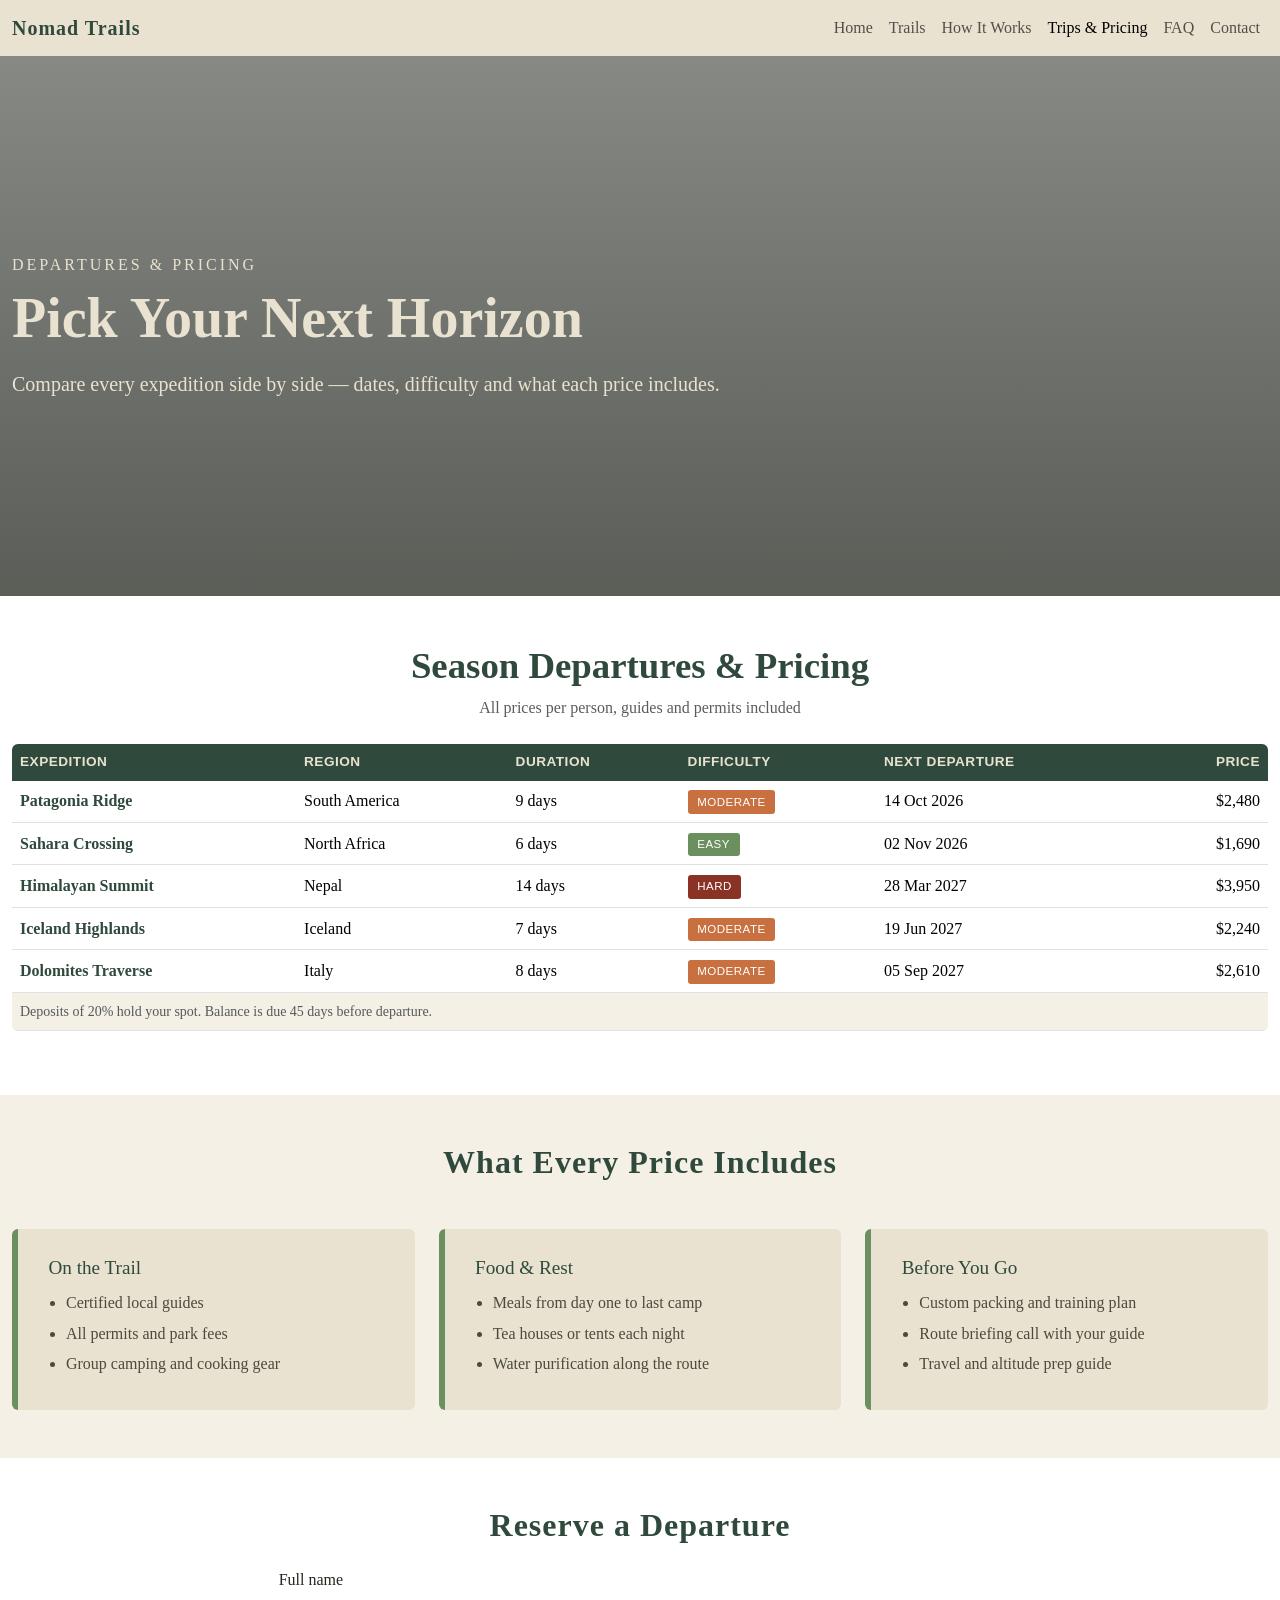
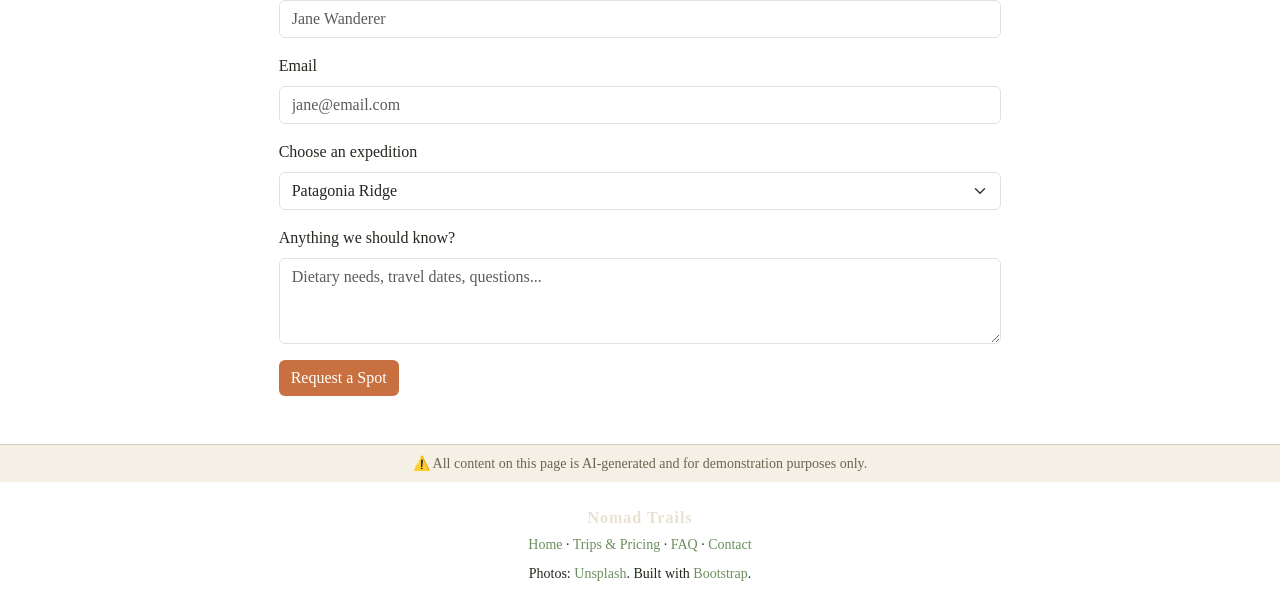
<file: trips.html>
<!DOCTYPE html>
<html lang="en">
<head>
  <meta charset="UTF-8">
  <meta name="viewport" content="width=device-width, initial-scale=1.0">
  <title>Trips &amp; Pricing — Nomad Trails</title>
  <link href="https://cdn.jsdelivr.net/npm/bootstrap@5.3.3/dist/css/bootstrap.min.css" rel="stylesheet">
  <link rel="stylesheet" href="style.css">
</head>
<body>

  <nav class="navbar navbar-expand-lg navbar-light" style="background:#e9e2d0;">
    <div class="container">
      <a class="navbar-brand brand-heading" href="index.html">Nomad Trails</a>
      <button class="navbar-toggler" type="button" data-bs-toggle="collapse" data-bs-target="#mainNav">
        <span class="navbar-toggler-icon"></span>
      </button>
      <div class="collapse navbar-collapse" id="mainNav">
        <ul class="navbar-nav ms-auto">
          <li class="nav-item"><a class="nav-link" href="index.html">Home</a></li>
          <li class="nav-item"><a class="nav-link" href="index.html#trails">Trails</a></li>
          <li class="nav-item"><a class="nav-link" href="index.html#steps">How It Works</a></li>
          <li class="nav-item"><a class="nav-link active" href="trips.html">Trips &amp; Pricing</a></li>
          <li class="nav-item"><a class="nav-link" href="index.html#faq">FAQ</a></li>
          <li class="nav-item"><a class="nav-link" href="index.html#contact">Contact</a></li>
        </ul>
      </div>
    </div>
  </nav>

  <header class="trips-hero d-flex align-items-center">
    <div class="container">
      <div class="row">
        <div class="col-lg-8">
          <p class="text-uppercase mb-2" style="letter-spacing:3px;">Departures &amp; pricing</p>
          <h1 class="display-4 fw-bold mb-3">Pick Your Next Horizon</h1>
          <p class="lead mb-0">Compare every expedition side by side — dates, difficulty and what each price includes.</p>
        </div>
      </div>
    </div>
  </header>

  <section class="py-5">
    <div class="container">
      <h2 class="trails-heading text-center fw-bold mb-2">Season Departures &amp; Pricing</h2>
      <p class="text-center text-muted mb-4">All prices per person, guides and permits included</p>

      <div class="table-responsive">
        <table class="table trips-table align-middle">
          <thead>
            <tr>
              <th scope="col">Expedition</th>
              <th scope="col">Region</th>
              <th scope="col">Duration</th>
              <th scope="col">Difficulty</th>
              <th scope="col">Next Departure</th>
              <th scope="col" class="text-end">Price</th>
            </tr>
          </thead>
          <tbody>
            <tr>
              <th scope="row">Patagonia Ridge</th>
              <td>South America</td>
              <td>9 days</td>
              <td><span class="badge-diff diff-mod">Moderate</span></td>
              <td>14 Oct 2026</td>
              <td class="text-end">$2,480</td>
            </tr>
            <tr>
              <th scope="row">Sahara Crossing</th>
              <td>North Africa</td>
              <td>6 days</td>
              <td><span class="badge-diff diff-easy">Easy</span></td>
              <td>02 Nov 2026</td>
              <td class="text-end">$1,690</td>
            </tr>
            <tr>
              <th scope="row">Himalayan Summit</th>
              <td>Nepal</td>
              <td>14 days</td>
              <td><span class="badge-diff diff-hard">Hard</span></td>
              <td>28 Mar 2027</td>
              <td class="text-end">$3,950</td>
            </tr>
            <tr>
              <th scope="row">Iceland Highlands</th>
              <td>Iceland</td>
              <td>7 days</td>
              <td><span class="badge-diff diff-mod">Moderate</span></td>
              <td>19 Jun 2027</td>
              <td class="text-end">$2,240</td>
            </tr>
            <tr>
              <th scope="row">Dolomites Traverse</th>
              <td>Italy</td>
              <td>8 days</td>
              <td><span class="badge-diff diff-mod">Moderate</span></td>
              <td>05 Sep 2027</td>
              <td class="text-end">$2,610</td>
            </tr>
          </tbody>
          <tfoot>
            <tr>
              <td colspan="6" class="small text-muted">
                Deposits of 20% hold your spot. Balance is due 45 days before departure.
              </td>
            </tr>
          </tfoot>
        </table>
      </div>
    </div>
  </section>

  <section class="py-5" style="background:#f4f0e6;">
    <div class="container">
      <h2 class="text-center brand-heading fw-bold mb-5">What Every Price Includes</h2>
      <div class="row g-4">
        <div class="col-md-4">
          <div class="include-card h-100">
            <h3>On the Trail</h3>
            <ul class="mb-0">
              <li>Certified local guides</li>
              <li>All permits and park fees</li>
              <li>Group camping and cooking gear</li>
            </ul>
          </div>
        </div>
        <div class="col-md-4">
          <div class="include-card h-100">
            <h3>Food &amp; Rest</h3>
            <ul class="mb-0">
              <li>Meals from day one to last camp</li>
              <li>Tea houses or tents each night</li>
              <li>Water purification along the route</li>
            </ul>
          </div>
        </div>
        <div class="col-md-4">
          <div class="include-card h-100">
            <h3>Before You Go</h3>
            <ul class="mb-0">
              <li>Custom packing and training plan</li>
              <li>Route briefing call with your guide</li>
              <li>Travel and altitude prep guide</li>
            </ul>
          </div>
        </div>
      </div>
    </div>
  </section>

  <section class="py-5">
    <div class="container">
      <div class="row justify-content-center">
        <div class="col-lg-7">
          <h2 class="text-center brand-heading fw-bold mb-4">Reserve a Departure</h2>
          <form>
            <div class="mb-3">
              <label for="fullName" class="form-label">Full name</label>
              <input type="text" class="form-control" id="fullName" placeholder="Jane Wanderer">
            </div>
            <div class="mb-3">
              <label for="email" class="form-label">Email</label>
              <input type="email" class="form-control" id="email" placeholder="jane@email.com">
            </div>
            <div class="mb-3">
              <label for="trip" class="form-label">Choose an expedition</label>
              <select class="form-select" id="trip">
                <option>Patagonia Ridge</option>
                <option>Sahara Crossing</option>
                <option>Himalayan Summit</option>
                <option>Iceland Highlands</option>
                <option>Dolomites Traverse</option>
              </select>
            </div>
            <div class="mb-3">
              <label for="notes" class="form-label">Anything we should know?</label>
              <textarea class="form-control" id="notes" rows="3" placeholder="Dietary needs, travel dates, questions..."></textarea>
            </div>
            <button type="submit" class="btn btn-clay">Request a Spot</button>
          </form>
        </div>
      </div>
    </div>
  </section>

  <div class="text-center py-2 small" style="background:#f4f0e6;border-top:1px solid #d6cdb8;color:#6c6450;">
    ⚠️ All content on this page is AI-generated and for demonstration purposes only.
  </div>

  <footer class="site-footer text-center py-4">
    <div class="container">
      <p class="mb-1 brand-heading" style="color:var(--sand);">Nomad Trails</p>
      <p class="mb-2 small">
        <a href="index.html">Home</a> ·
        <a href="trips.html">Trips &amp; Pricing</a> ·
        <a href="index.html#faq">FAQ</a> ·
        <a href="index.html#contact">Contact</a>
      </p>
      <p class="mb-0 small">Photos: <a href="https://unsplash.com">Unsplash</a>. Built with <a href="https://getbootstrap.com">Bootstrap</a>.</p>
    </div>
  </footer>

  <script src="https://cdn.jsdelivr.net/npm/bootstrap@5.3.3/dist/js/bootstrap.bundle.min.js"></script>
</body>
</html>
</file>
<file: style.css>
:root {
  --forest: #2f4a3c;
  --moss: #6b8f5e;
  --sand: #e9e2d0;
  --clay: #c8703f;
  --ink: #23281f;
}

body {
  font-family: "Georgia", "Times New Roman", serif;
  color: var(--ink);
}

.brand-heading {
  font-weight: 700;
  letter-spacing: 1px;
  color: var(--forest);
}

.btn-clay {
  background: var(--clay);
  color: #fff;
  border: none;
}

.btn-clay:hover {
  background: #a95a2f;
  color: #fff;
}

.expedition-hero {
  background: linear-gradient(rgba(35, 40, 31, 0.55), rgba(35, 40, 31, 0.75)),
              url("https://images.unsplash.com/photo-1454496522488-7a8e488e8606?w=1600&h=900&fit=crop") center/cover no-repeat;
  min-height: 85vh;
  color: var(--sand);
  padding: 5rem 0;
}

.trails-heading {
  font-size: 1.7rem;
  color: var(--forest);
}

.trails-grid {
  display: grid;
  grid-template-columns: 1fr;
  gap: 1.25rem;
}

.trail-card {
  background: var(--sand);
  border-radius: 6px;
  overflow: hidden;
  border-left: 6px solid var(--moss);
}

.trail-card img {
  width: 100%;
  height: 190px;
  object-fit: cover;
  display: block;
}

.trail-card .trail-body {
  padding: 1.1rem 1.25rem;
}

.trail-card h3 {
  font-size: 1.2rem;
  color: var(--forest);
  margin-bottom: 0.4rem;
}

.trail-card p {
  color: #4a4a3d;
  margin-bottom: 0.6rem;
}

.trail-card .duration {
  display: inline-block;
  background: var(--forest);
  color: var(--sand);
  font-family: Arial, sans-serif;
  font-size: 0.8rem;
  letter-spacing: 0.5px;
  padding: 0.25rem 0.7rem;
  border-radius: 3px;
}

.container {
  width: 100%;
  max-width: 375px;
  box-sizing: border-box;
}

.trails-grid {
  grid-template-columns: 1fr;
  gap: 1.25rem;
}

@media (min-width: 768px) {
  .container {
    max-width: 768px;
  }

  .trails-grid {
    grid-template-columns: repeat(2, 1fr);
    gap: 1.75rem;
  }

  .trails-heading {
    font-size: 2.3rem;
  }

  .trail-card .trail-body {
    padding: 1.4rem 1.6rem;
  }
}

@media (min-width: 1280px) {
  .container {
    max-width: 1280px;
  }

  .trails-grid {
    grid-template-columns: repeat(3, 1fr);
    gap: 2.25rem;
  }
}
.site-footer a {
  color: var(--moss);
  text-decoration: none;
}

.site-footer a:hover {
  color: var(--clay);
  text-decoration: underline;
}

.trips-hero {
  background: linear-gradient(rgba(35, 40, 31, 0.55), rgba(35, 40, 31, 0.75)),
              url("https://images.unsplash.com/photo-1476514525535-07fb3b4ae5f1?w=1600&h=900&fit=crop") center/cover no-repeat;
  min-height: 55vh;
  color: var(--sand);
  padding: 4rem 0;
}

.trips-table {
  background: var(--sand);
  border-radius: 6px;
  overflow: hidden;
}

.trips-table thead th {
  background: var(--forest);
  color: var(--sand);
  font-family: Arial, sans-serif;
  font-size: 0.85rem;
  letter-spacing: 0.5px;
  text-transform: uppercase;
  border: none;
  white-space: nowrap;
}

.trips-table th[scope="row"] {
  color: var(--forest);
}

.trips-table tbody tr:hover {
  background: #f0ead6;
}

.trips-table tfoot td {
  background: #f4f0e6;
}

.badge-diff {
  display: inline-block;
  font-family: Arial, sans-serif;
  font-size: 0.72rem;
  letter-spacing: 0.5px;
  text-transform: uppercase;
  padding: 0.2rem 0.6rem;
  border-radius: 3px;
  color: #fff;
}

.diff-easy { background: var(--moss); }
.diff-mod  { background: var(--clay); }
.diff-hard { background: #8a3324; }

.include-card {
  background: var(--sand);
  border-left: 6px solid var(--moss);
  border-radius: 6px;
  padding: 1.4rem 1.6rem;
}

.include-card h3 {
  font-size: 1.2rem;
  color: var(--forest);
  margin-bottom: 0.75rem;
}

.include-card ul {
  padding-left: 1.1rem;
  color: #4a4a3d;
}

.include-card li {
  margin-bottom: 0.4rem;
}

@media (min-width: 768px) {
  .trips-hero {
    min-height: 60vh;
  }

  .include-card {
    padding: 1.7rem 1.9rem;
  }
}

@media (min-width: 992px) and (max-width: 1279.98px) {
  .col-lg-7,
  .col-lg-8 {
    flex: 0 0 auto;
    width: 100%;
  }
}
</file>
